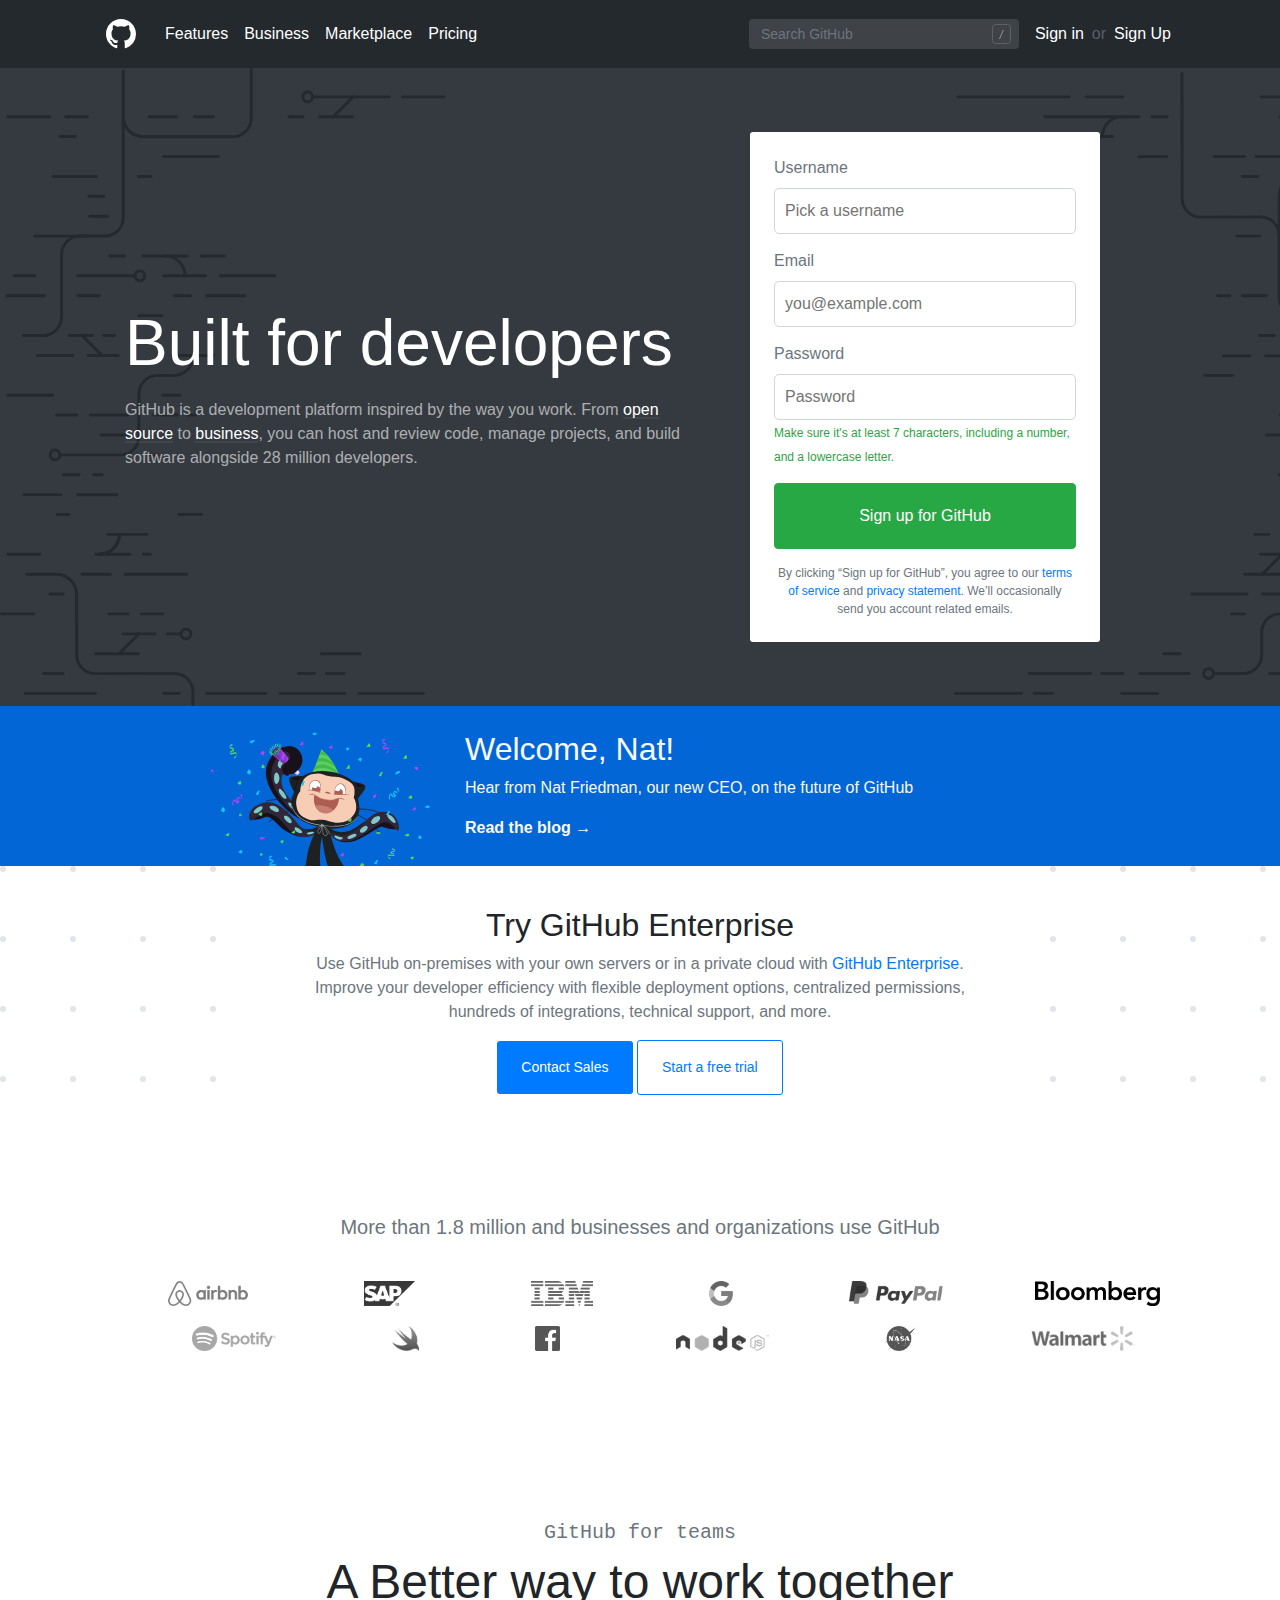
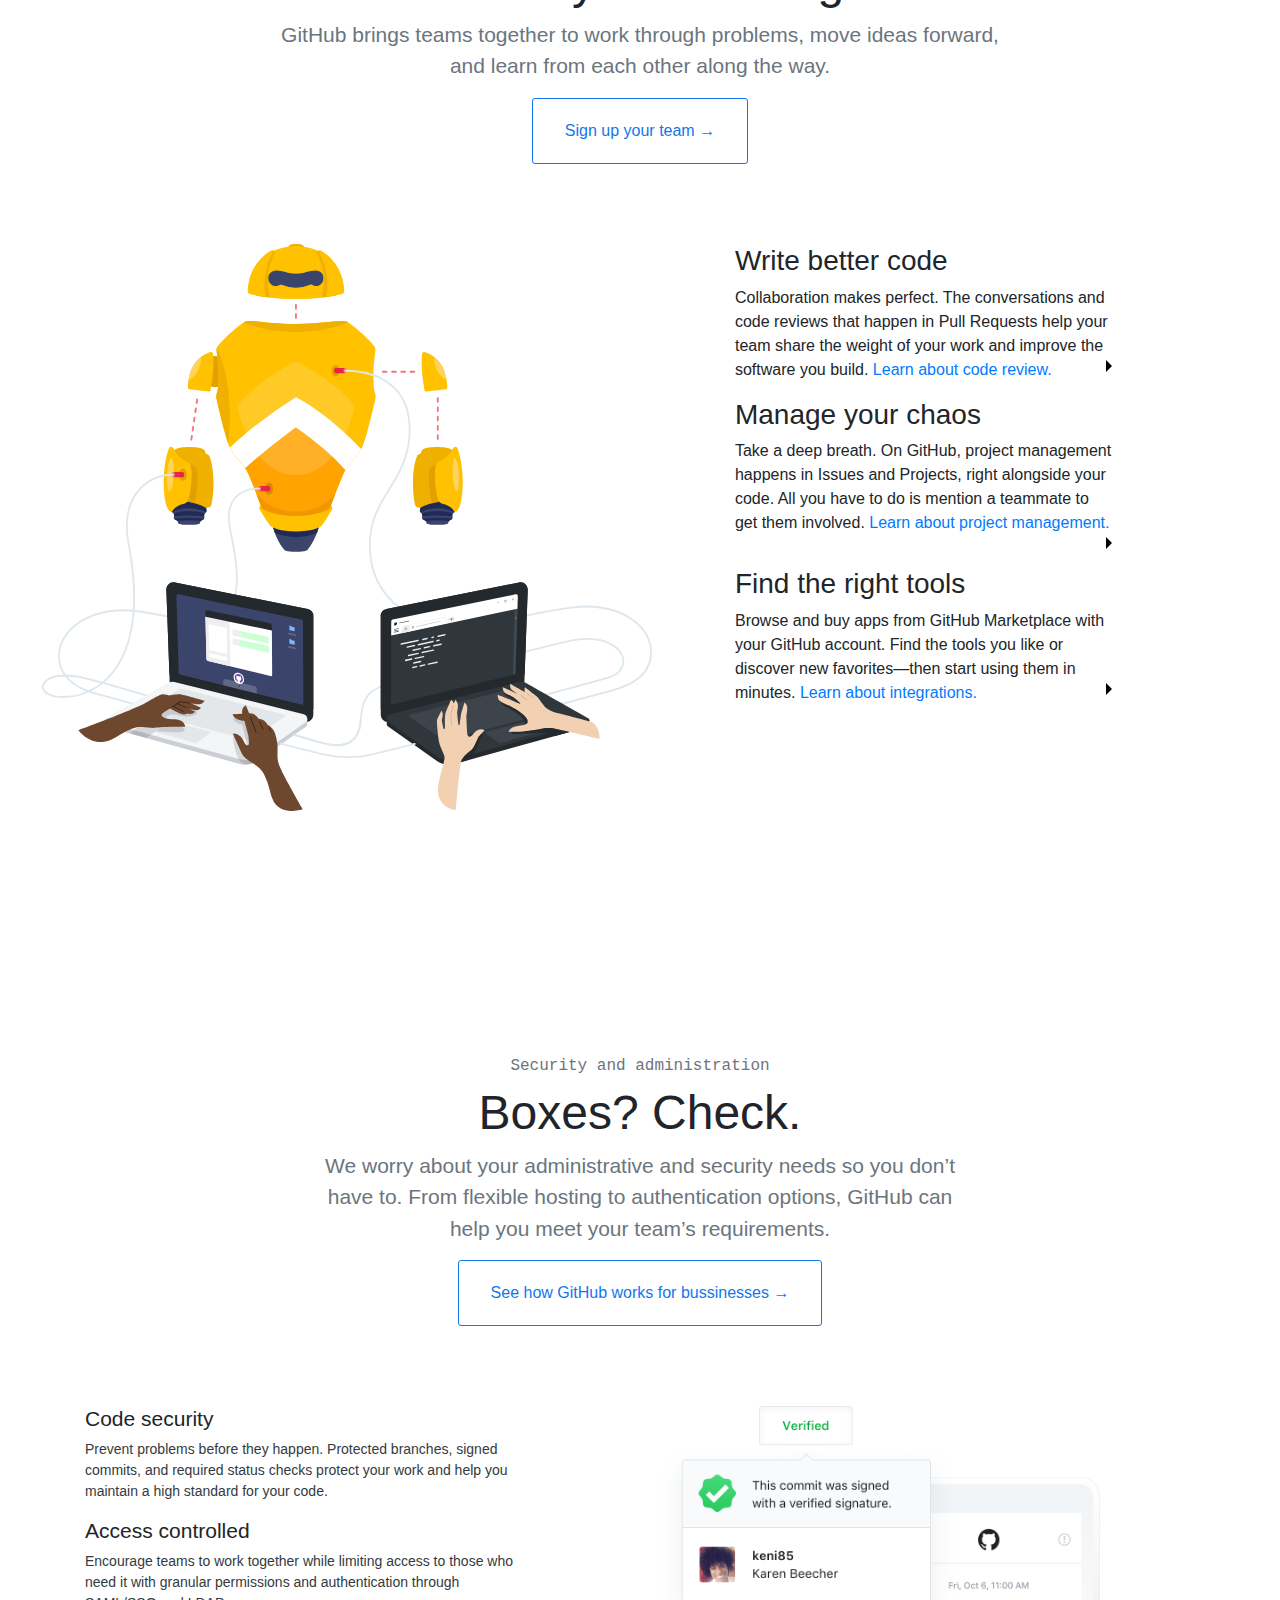
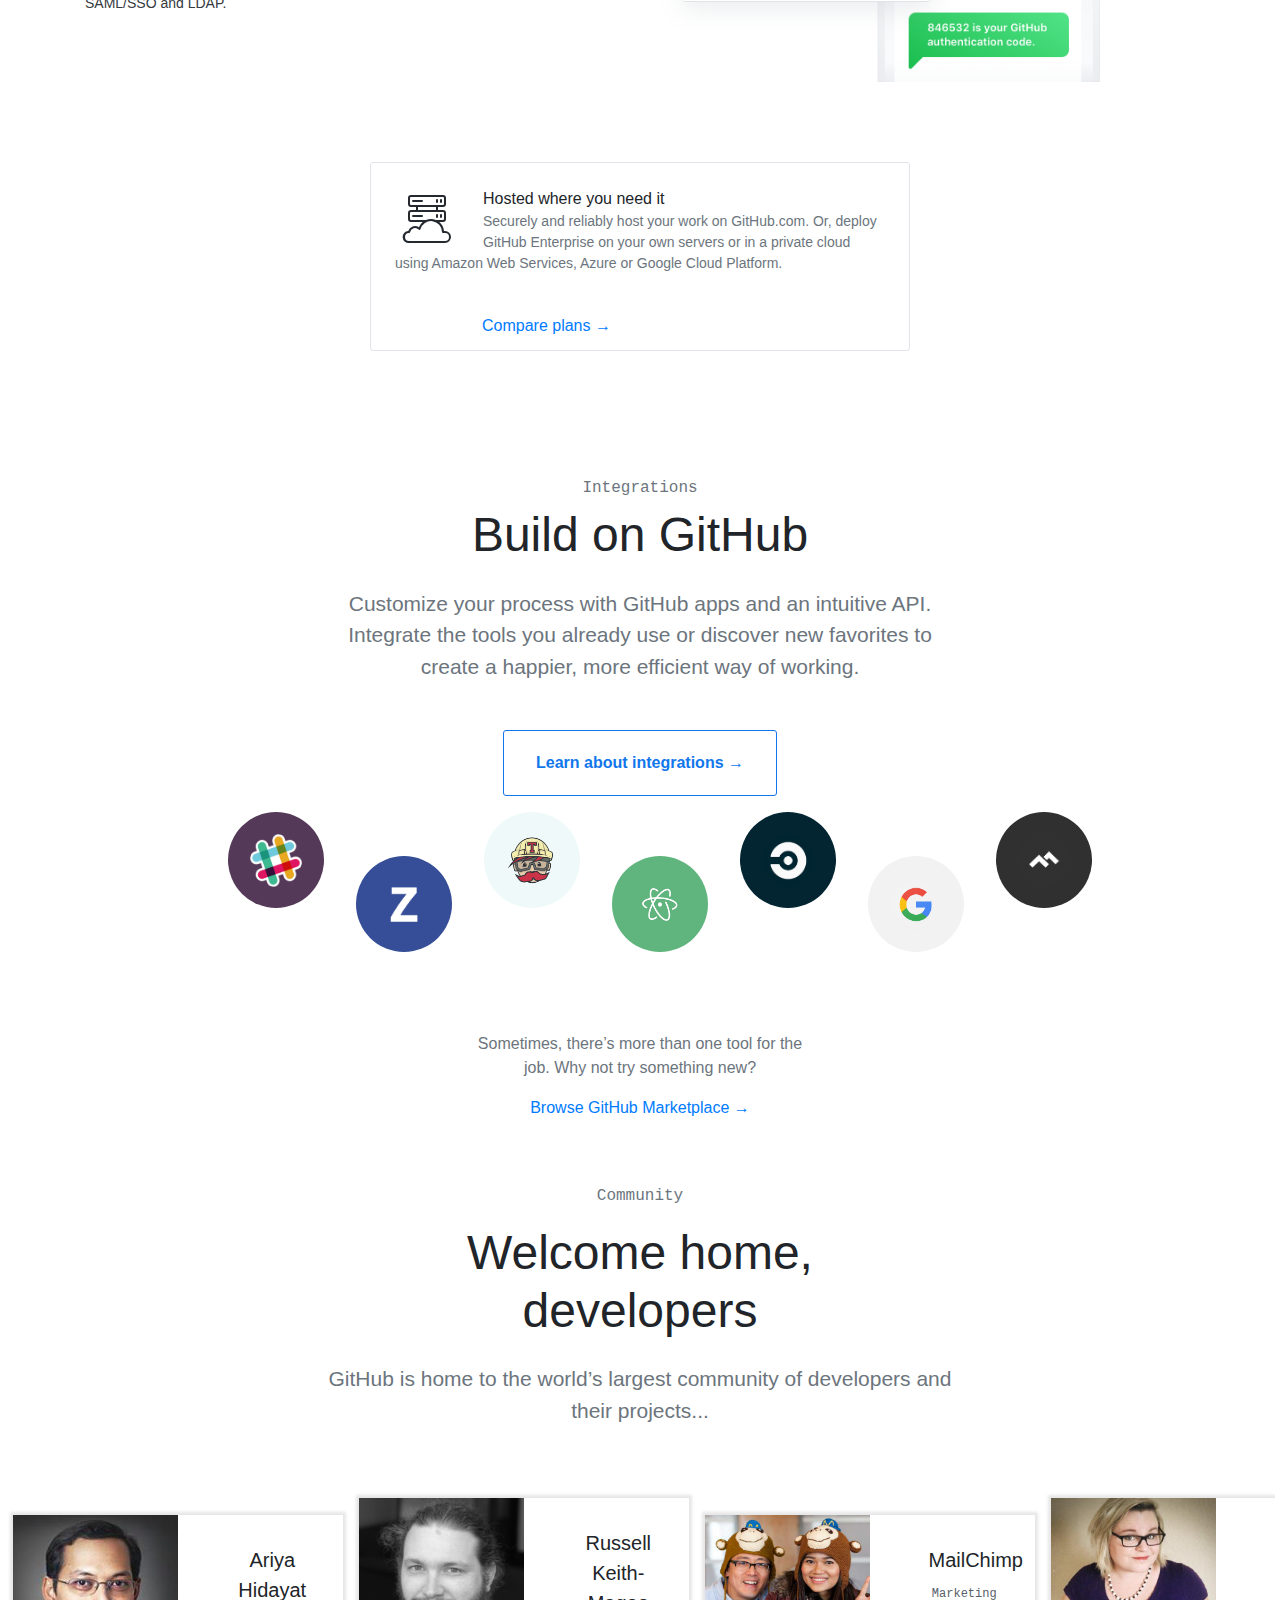
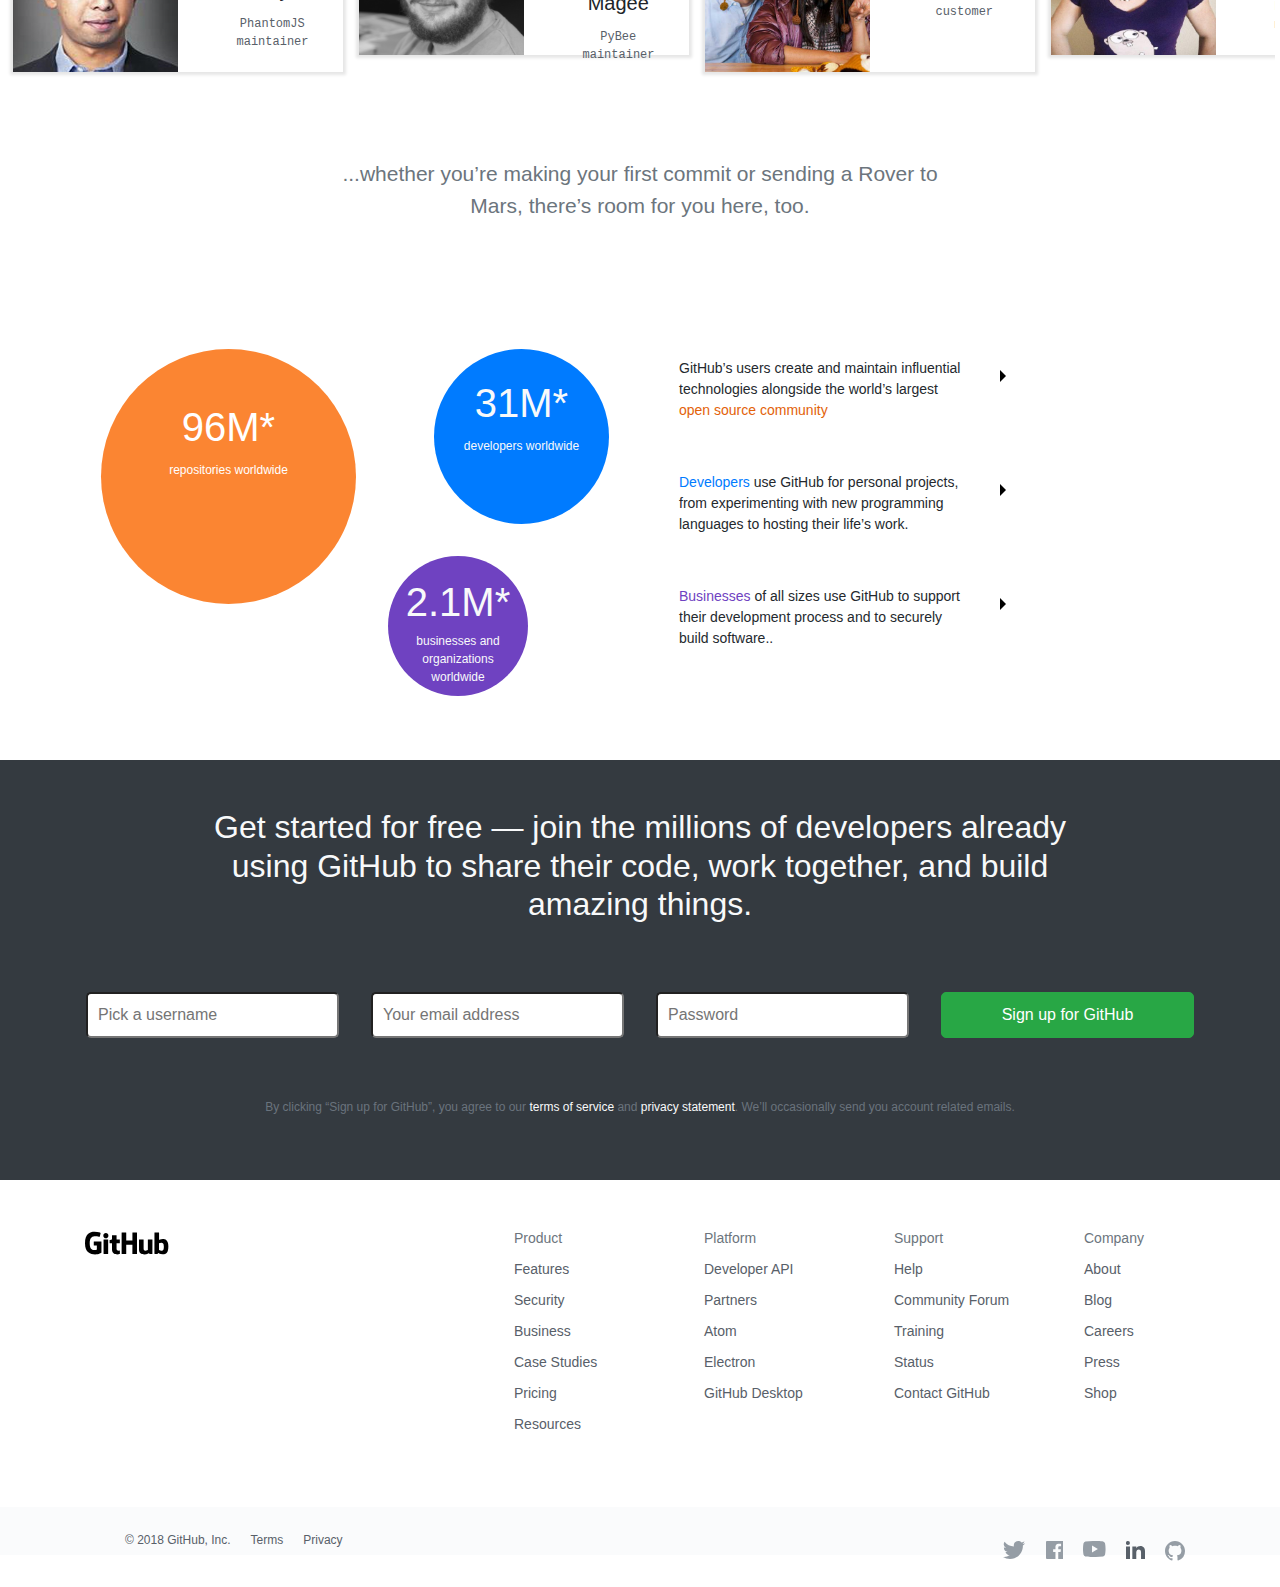
<file: GitHub Bootstrap/index.html>
<!DOCTYPE html>
<html>
<head>
	<meta charset="utf-8">

	<meta content="width=device-width, initial-scale=1.0">

	<link rel="stylesheet" type="text/css" href="assets/css/bootstrap.min.css">

	<link rel="stylesheet" type="text/css" href="assets/css/style.css">

	<title>The world’s leading software development platform · GitHub</title>


</head>
<body>

	<header class="">
		<div class="container">
			<nav class="navbar navbar-expand-lg navbar-dark">
			  <svg height="32" class="navbar-brand" id="icon-top" viewBox="0 0 16 16" version="1.1" width="32" aria-hidden="true"><path fill="#fff" d="M8 0C3.58 0 0 3.58 0 8c0 3.54 2.29 6.53 5.47 7.59.4.07.55-.17.55-.38 0-.19-.01-.82-.01-1.49-2.01.37-2.53-.49-2.69-.94-.09-.23-.48-.94-.82-1.13-.28-.15-.68-.52-.01-.53.63-.01 1.08.58 1.23.82.72 1.21 1.87.87 2.33.66.07-.52.28-.87.51-1.07-1.78-.2-3.64-.89-3.64-3.95 0-.87.31-1.59.82-2.15-.08-.2-.36-1.02.08-2.12 0 0 .67-.21 2.2.82.64-.18 1.32-.27 2-.27.68 0 1.36.09 2 .27 1.53-1.04 2.2-.82 2.2-.82.44 1.1.16 1.92.08 2.12.51.56.82 1.27.82 2.15 0 3.07-1.87 3.75-3.65 3.95.29.25.54.73.54 1.48 0 1.07-.01 1.93-.01 2.2 0 .21.15.46.55.38A8.013 8.013 0 0 0 16 8c0-4.42-3.58-8-8-8z"></path></svg>
			  <button class="navbar-toggler" type="button" data-toggle="collapse" data-target="#navbarSupportedContent" aria-controls="navbarSupportedContent" aria-expanded="false" aria-label="Toggle navigation">
			    <span class="navbar-toggler-icon"></span>
			  </button>

			  <div class="collapse navbar-collapse" id="navbarSupportedContent">
			    <ul class="navbar-nav mr-auto" id="header-top-nav">
			      <li class="nav-item">
			        <a class="nav-link" href="#">Features</a>
			      </li>

			      <li class="nav-item">
			        <a class="nav-link" href="#">Business</a>
			      </li>

			      <li class="nav-item">
			        <a class="nav-link" href="#">Marketplace</a>
			      </li>

			      <li class="nav-item">
			        <a class="nav-link" href="#">Pricing</a>
			      </li>
			    </ul>
			    <form class="form-inline my-2 my-lg-0">
			      <input class="form-control mr-sm-2" id="search-top" type="search" placeholder="Search GitHub" aria-label="Search">
			      <img src="assets/img/search-icon-top.svg" id="search-top-icon">
			    </form>
			    <a href="#" class="top-links">Sign in</a> <span id="top-link-span"> or </span> <a href="#" class="top-links"> Sign Up</a>
			  </div>
			</nav>
		</div>
	</header>

		<div id="bg-hitam" class="bg-dark">
			<div class="container">
				<div class="row">
					<div class="col-md-7 col-sm-12" id="kolom-1">
						<div class="text-1">
							<h1 class="text-white mb-3">Built for developers</h1>
							<p class="mb-4" id="text-atas">
	         		GitHub is a development platform inspired by the way you work. From <a href="#" class="text-white">open source</a> to <a href="#" class="text-white">business</a>, you can host and review code, manage projects, and build software alongside 28 million developers.
	        		</p>
						</div>
					</div>
					<div class="col-md-4 col-sm-12" id="kolom-2">
						<div id="form-wrapper">
							<form id="login-top" action="index.html" method="post">
								<label class="text-secondary" for="username-top">Username</label>
								<input id="username-top" type="text" name="username" placeholder="Pick a username" required>

								<label class="text-secondary label-atas" for="email-top">Email</label>
								<input id="email-top" type="text" name="email" placeholder="you@example.com" required>

								<label class="text-secondary label-atas" for="password-top">Password</label>
								<input type="password" name="password" placeholder="Password" required>

								<a href="#" class="disabled text-success" id="text-form-1">Make sure it's at least 7 characters, including a number, and a lowercase letter.</a>

								<button type="submit" name="button" class="btn btn-success" id="button-login">Sign up for GitHub</button>

								<p class="text-secondary text-center" id="terms">By clicking “Sign up for GitHub”, you agree to our <a href="#">terms of service</a> and <a href="#">privacy statement</a>. We’ll occasionally send you account related emails.</p>
							</form>
						</div>
					</div>
				</div>
			</div>
		</div>

		<div class="natfried" style="background: #0366d6;">
			<div class="container">
				<div class="row">
					<div class="col-md-4">
						<img src="assets/img/welcometocat.svg">
					</div>
					<div class="col-md-8 py-4 text-light">
						<h2>Welcome, Nat!</h2>
						<p>Hear from Nat Friedman, our new CEO, on the future of GitHub</p>
						<a href="#" class="text-light font-weight-bold">Read the blog →</a>
					</div>
				</div>
			</div>
		</div>

		<div class="dots">
			<div class="container-fluid">
				<div class="row justify-content-md-center">
					<div class="col-md-7">
						<div class="dots-content text-center">
							<h1>Try GitHub Enterprise</h1>
							<p class="text-secondary">Use GitHub on-premises with your own servers or in a private cloud with <a href="">GitHub Enterprise</a>. Improve your developer efficiency with flexible deployment options, centralized permissions, hundreds of integrations, technical support, and more.</p>
							<button href="#" class="btn-primary" id="btn-dots">Contact Sales</button>
							<button href="#" class="text-primary" id="btn-dots-2">Start a free trial</button>
						</div>
					</div>
				</div>
			</div>
		</div>

		<div class="container">
			<div class="row justify-content-md-center">
				<div class="sponsor">
					<h3 class="text-secondary text-center">More than 1.8 million and businesses and organizations use GitHub</h3>
					<ul id="sponsor-list" class="d-flex flex-justify-center flex-items-center flex-wrap list-style-none mt-2 mt-md-3">
						<li class=""><img class="logo-img-sm px-2 px-sm-4 px-md-5 my-md-3" src="assets/img/airbnb-logo.png"></li>
						<li class=""><img class="logo-img-sm px-2 px-sm-4 px-md-5 my-md-3" src="assets/img/sap-logo.png"></li>
						<li class=""><img class="logo-img-sm px-2 px-sm-4 px-md-5 my-md-3" src="assets/img/ibm-logo.png"></li>	
						<li class=""><img class="logo-img-sm px-2 px-sm-4 px-md-5 my-md-3" src="assets/img/google-logo.png"></li>
						<li class=""><img class="logo-img-sm px-2 px-sm-4 px-md-5 my-md-3" src="assets/img/paypal-logo.png"></li>
						<li class=""><img class="logo-img-sm px-2 px-sm-4 px-md-4 my-md-3" src="assets/img/bloomberg-logo.png"></li>
						<li class=""><img class="logo-img-sm ml-4 px-2 px-sm-4 px-md-5 my-md-3" src="assets/img/spotify-logo.png"></li>
						<li class=""><img class="logo-img-sm px-2 px-sm-4 px-md-5 my-md-3" src="assets/img/swift-logo.png"></li>
						<li class=""><img class="logo-img-sm px-2 px-sm-4 px-md-5 my-md-3" src="assets/img/facebook-logo.png"></li>
						<li class=""><img class="logo-img-sm px-2 px-sm-4 px-md-5 my-md-3" src="assets/img/node-logo.png"></li>
						<li class=""><img class="logo-img-sm px-2 px-sm-4 px-md-5 my-md-3" src="assets/img/nasa-logo.png"></li>
						<li class=""><img class="logo-img-sm px-2 px-sm-4 px-md-5 my-md-3" src="assets/img/walmart-logo.png"></li>
					</ul>
				</div>
			</div>
		</div>


		<div class="container">
			<div class="row justify-content-md-center sponsor">
				<div class="col-md-8" id="sign-up-team">
					<h6 class="h5 text-center text-mono text-secondary font-weight-normal">GitHub for teams</h6>
					<h2 class="text-center" id="work-together">A Better way to work together</h2>
					<p class="text-center text-secondary">GitHub brings teams together to work through problems, move ideas forward, and learn from each other along the way.</p>
					<button class="d-flex mx-auto">Sign up your team →</button>
				</div>
			</div>
		</div>

		<div class="container-fluid">
			<div class="row" id="robot-wrapper">
				 <div class="col-md-6 col-sm-12 mx-auto mx-lg-6 mb-sm-3">
				 	<img class="" src="assets/img/home-illo-team.svg">
				 </div>
				 <div class="col-lg-5 mx-auto">
				 	<div class="menu-robot robot-1">
				 		<h3>Write better code</h3>
				 		<p class="robot-content">Collaboration makes perfect. The conversations and code reviews that happen in Pull Requests help your team share the weight of your work and improve the software you build. <a href="#">Learn about code review.</a><svg class="octicon octicon-triangle-right text-blue" viewBox="0 0 6 16" version="1.1" width="6" height="16" aria-hidden="true"><path fill-rule="evenodd" d="M0 14l6-6-6-6v12z"></path></svg></p>
				 		
				 	</div>
				 	<div class="menu-robot robot-1">
				 		<h3>Manage your chaos</h3>
				 		<p class="robot-content">Take a deep breath. On GitHub, project management happens in Issues and Projects, right alongside your code. All you have to do is mention a teammate to get them involved. <a href="#">Learn about project management.</a><svg class="octicon octicon-triangle-right text-blue" viewBox="0 0 6 16" version="1.1" width="6" height="16" aria-hidden="true"><path fill-rule="evenodd" d="M0 14l6-6-6-6v12z"></path></svg></p>
				 		

				 	</div>
				 	<div class="menu-robot robot-1">
				 		<h3>Find the right tools</h3>
				 		<p class="robot-content">Browse and buy apps from GitHub Marketplace with your GitHub account. Find the tools you like or discover new favorites—then start using them in minutes. <a href="#">Learn about integrations.</a><svg class="octicon octicon-triangle-right text-blue" viewBox="0 0 6 16" version="1.1" width="6" height="16" aria-hidden="true"><path fill-rule="evenodd" d="M0 14l6-6-6-6v12z"></path></svg></p>

				 	</div>
				 </div>
			</div>
		</div>
		
		<div class="container">
			<div class="row justify-content-md-center sponsor">
				<div class="col-md-7">
					<h6 class="text-center text-mono text-secondary font-16">Security and administration</h6>
					<h2 class="text-center font-48">Boxes? Check.</h2>
					<p class="text-secondary text-center font-21">We worry about your administrative and security needs so you don’t have to. From flexible hosting to authentication options, GitHub can help you meet your team’s requirements.</p>
					<button class="button-transparent d-flex mx-auto">See how GitHub works for bussinesses →</button>
				</div>
			</div>
		</div>

		<div class="container">
			<div class="row" id="verified">
				<div class="col-md-5">
					<div class="verified-content">
						<h3 class="font-21">Code security</h3>
						<p class="text-dark">Prevent problems before they happen. Protected branches, signed commits, and required status checks protect your work and help you maintain a high standard for your code.</p>
					</div>
					<div class="verified-content">
						<h3 class="font-21">Access controlled</h3>
						<p class="text-dark">Encourage teams to work together while limiting access to those who need it with granular permissions and authentication through SAML/SSO and LDAP.</p>
					</div>
				</div>
				<div class="col-md-1 offset"></div>
				<div class="col-md-5">
					<img src="assets/img/home-illo-business.png" id="verified-img">
				</div>
			</div>
		</div>

		<div class="container">
			<div class="row justify-content-md-center sponsor">
				<div class="col-md-6" id="tiles">
					<div class="plans">
						<svg xmlns="http://www.w3.org/2000/svg" viewBox="0 0 64 64" class="mr-4" width="64px"><title>1clr-code-hosting</title><path d="M27 13h-9a1 1 0 0 0 0 2h9a1 1 0 0 0 0-2zM42 12a1 1 0 0 0-1 1v2a1 1 0 0 0 2 0v-2a1 1 0 0 0-1-1zM46 12a1 1 0 0 0-1 1v2a1 1 0 0 0 2 0v-2a1 1 0 0 0-1-1zM27 28h-9a1 1 0 0 0 0 2h9a1 1 0 0 0 0-2zM42 31a1 1 0 0 0 1-1v-2a1 1 0 0 0-2 0v2a1 1 0 0 0 1 1zM46 31a1 1 0 0 0 1-1v-2a1 1 0 0 0-2 0v2a1 1 0 0 0 1 1z" fill="#23292f"></path><path d="M50 44h-1a13 13 0 0 0-4.68-9H48a3 3 0 0 0 3-3v-6a3 3 0 0 0-3-3h-5v-3h5a3 3 0 0 0 3-3v-6a3 3 0 0 0-3-3H16a3 3 0 0 0-3 3v6a3 3 0 0 0 3 3h5v3h-5a3 3 0 0 0-3 3v6a3 3 0 0 0 3 3h11.72a13 13 0 0 0-3.79 5.21A7 7 0 0 0 13.28 44 6 6 0 0 0 14 56h36a6 6 0 0 0 0-12zM15 17v-6a1 1 0 0 1 1-1h32a1 1 0 0 1 1 1v6a1 1 0 0 1-1 1H16a1 1 0 0 1-1-1zm8 3h18v3H23zm-7 13a1 1 0 0 1-1-1v-6a1 1 0 0 1 1-1h32a1 1 0 0 1 1 1v6a1 1 0 0 1-1 1h-7a12.9 12.9 0 0 0-10 0H16zm34 21H14a4 4 0 1 1 .09-8 1 1 0 0 0 1-.83 5 5 0 0 1 8.6-2.55 1 1 0 0 0 1.7-.42A11 11 0 0 1 47 45a1 1 0 0 0 1 1h2a4 4 0 0 1 0 8z" fill="#23292f"></path></svg>
						<div class="plans-text">
						<span class="heading-row-9">Hosted where you need it</span>
						<p class="text-secondary">Securely and reliably host your work on GitHub.com. Or, deploy GitHub Enterprise on your own servers or in a private cloud using Amazon Web Services, Azure or Google Cloud Platform.</p><br>
						<a href="#">Compare plans →</a>
					</div>
				</div>
			</div>
		</div>

		<div class="container">
			<div class="row justify-content-md-center mt-5">
				<div class="col-lg-7">
					<h6 class="text-mono font-16 text-secondary text-center">Integrations</h6>
					<h2 class="text-center font-48">Build on GitHub</h2>
					<p class="text-center text-secondary font-21 mt-4 mb-5 mx-auto">Customize your process with GitHub apps and an intuitive API. Integrate the tools you already use or discover new favorites to create a happier, more efficient way of working.</p>
					<button class="button-transparent d-flex mx-auto font-weight-bold">Learn about integrations →</button>
				</div>
			</div>
		</div>

		<div class="container">
			<div class="row">
				<div class="circle-wrapper">
					<ul id="circle-list">
						<li data-toggle="tooltip" data-placement="bottom" title="Slack"><img src="assets/img/slackhq.png"></li>
						<li data-toggle="tooltip" data-placement="bottom" title="ZenHub"><img src="assets/img/zenhubio.png"></li>
						<li data-toggle="tooltip" data-placement="bottom" title="Travis CI"><img src="assets/img/travis-ci.png"></li>
						<li data-toggle="tooltip" data-placement="bottom" title="Atom"><img src="assets/img/atom.png"></li>
						<li data-toggle="tooltip" data-placement="bottom" title="Circle CI"><img src="assets/img/circleci.png"></li>
						<li data-toggle="tooltip" data-placement="bottom" title="Google"><img src="assets/img/google.png"></li>
						<li data-toggle="tooltip" data-placement="bottom" title="Code Climate"><img src="assets/img/codeclimate.png"></li>
					</ul>
				</div>
			</div>
		</div>

		<div class="contanier">	
			<div class="row mt-5 mb-5 justify-content-md-center">
				<div class="col-lg-4">
					<p class="text-secondary text-center">Sometimes, there’s more than one tool for the job. Why not try something new?</p>
					<p class="text-primary text-center">Browse GitHub Marketplace →</a>
				</div>
			</div>
		</div>

			<div class="row mt-5 justify-content-md-center">
				<div class="col-lg-7">
					<p class="text-mono text-center text-secondary font-16">Community</p>
					<h2 class="text-center font-48">Welcome home, <br> developers</h2>
					<p class="text-center text-secondary font-21 mt-4">GitHub is home to the world’s largest community of developers and their projects...	</p>
				</div>
			</div>
		</div>

		<div class="row-14 mb-5 mt-5">
			<div class="dev-wrapper">
				<div class="list">
					<div class="listimg">
						<img class="devimg" src="assets/img/ariya.png">
					</div>
					<div class="listcontent">
						<span>Ariya Hidayat</span>
						<p>PhantomJS maintainer</p>
					</div>
				</div>

				<div class="list">
					<div class="listimg">
						<img class="devimg" src="assets/img/freakboy3742.png"></div>
					<div class="listcontent">
						<span>Russell Keith-Magee</span>
						<p>PyBee maintainer</p>
					</div>
				</div>

				<div class="list">
					<div class="listimg">
						<img class="devimg" src="assets/img/mailchimp.png">
					</div>
					<div class="listcontent">
						<span>MailChimp</span>
						<p>Marketing customer</p>
					</div>
				</div>

				<div class="list">
					<div class="listimg">
						<img class="devimg" src="assets/img/kris-nova.png">
					</div>
					<div class="listcontent">
						<span>Kris Nova</span>
						<p>Kubernetes/kops maintainer</p>
					</div>
				</div>

				<div class="list">
					<div class="listimg">
						<img class="devimg" src="assets/img/evanyou.png">
					</div>
					<div class="listcontent">
						<span>Evan You</span>
						<p>Vue maintainer</p>
					</div>
				</div>

				<div class="list">
					<div class="listimg">
						<img class="devimg" src="assets/img/mapbox.png">
					</div>
					<div class="listcontent">
						<span>Mapbox</span>
						<p>Software customer</p>
					</div>
				</div>

				<div class="list">
					<div class="listimg">
						<img class="devimg" src="assets/img/jessfraz.png">
					</div>
					<div class="listcontent">
						<span>Jess Frazelle</span>
						<p>Kubernetes, previously Docker maintainer</p>
					</div>
				</div>
			</div>
		</div>
		<div class="container">
			<div class="row mb-5 mt-5 justify-content-md-center">
				<div class="col-lg-7 col-md-11 col-11">
					<p class="text-center text-secondary font-21 font-weight-norma">...whether you’re making your first commit or sending a Rover to Mars, there’s room for you here, too.</p>
				</div>
			</div>				
		</div>

		<div class="container">
			<div class="row py-5">
				<div class="col-lg-6 text-light" id="circle-wrapper">
					<div class="text-center text-white mx-auto mt-6 mb-3 m-md-3 p-5" id="circle-orange">
						<span class="num-1 font-40">96M*</span><br>
						<span class="text-o font-12">repositories worldwide</span>
					</div>
					<div class="mx-auto mt-6 mb-3 m-md-3 bg-primary text-light text-center p-4" id="circle-blue">
						<span class="num-1 font-40">31M*</span>
						<span class="text-o font-12">developers worldwide</span>
					</div>
					<div class="circle d-flex flex-column flex-justify-center text-center p-3 mx-auto mt-6 mb-3 m-md-3" id="circle-purple">
						<span class="num-1 font-40">2.1M*</span>
						<span class="text-o font-12">businesses and organizations worldwide</span>
					</div>
				</div>
				<div class="col-md-6">
					<div class="list-circle">
						<p>GitHub’s users create and maintain influential technologies alongside the world’s largest <br>
						<a id="link-1" href="#">open source community</a></p>
						<svg class="octicon octicon-triangle-right text-orange-light" viewBox="0 0 6 16" version="1.1" width="6" height="16" aria-hidden="true">
							<path fill-rule="evenodd" d="M0 14l6-6-6-6v12z"></path>
						</svg>
					</div>

					<div class="list-circle">
						<p><a id="link-2" href="#">Developers</a> use GitHub for personal projects, from experimenting with new programming languages to hosting their life’s work.</p>
						<svg class="octicon octicon-triangle-right text-orange-light" viewBox="0 0 6 16" version="1.1" width="6" height="16" aria-hidden="true">
							<path fill-rule="evenodd" d="M0 14l6-6-6-6v12z"></path>
						</svg>
					</div>

					<div class="list-circle">
						<p><a id="link-3" href="#">Businesses</a> of all sizes use GitHub to support their development process and to securely build software..</p>
						<svg class="octicon octicon-triangle-right text-orange-light" viewBox="0 0 6 16" version="1.1" width="6" height="16" aria-hidden="true">
							<path fill-rule="evenodd" d="M0 14l6-6-6-6v12z"></path>
						</svg>
					</div>
				</div>
			</div>
		</div>

		<div class="bg-dark py-5 py-md-5 py-lg-5">
			<div class="container">
				<div class="row inputs">
					<h2 class="mx-auto text-light text-center font-weight-normal" style="max-width: 920px">Get started for free — join the millions of developers already using GitHub to share their code, work together, and build amazing things.</h2>
				
						<div class="col-12 col-sm-8 col-lg-3 mx-auto mt-0 mx-lg-0 mb-3 mb-lg-0 px-3">
							<input type="text" name="" placeholder="Pick a username">
						</div>
						<div class="col-12 col-sm-8 col-lg-3 mx-auto mt-0 mx-lg-0 mb-3 mb-lg-0 px-3">
							<input type="text" name="" placeholder="Your email address">
						</div>
						<div class="col-12 col-sm-8 col-lg-3 mx-auto mt-0 mx-lg-0 mb-3 mb-lg-0 px-3">
							<input type="text" name="" placeholder="Password">
						</div>
						<div class="col-12 col-sm-8 col-lg-3 mx-auto mt-0 mx-lg-0 mb-3 mb-lg-0 px-3">
							<button type="submit" name="" class="btn btn-success" placeholder="">Sign up for GitHub</button>
						</div>
						
						<p class="text-center font-12 mx-auto" style="color: #6a737d">By clicking “Sign up for GitHub”, you agree to our <a href="" class="text-light">terms of service</a> and <a href="" class="text-light">privacy statement</a>. We’ll occasionally send you account related emails.</p>
				</div>
			</div>
		</div>
		<div class="py-5">
			<div class="container aaa">
				<div class="row">
					<div class="col-12 col-lg-4 mb-5" style="float: left">
						<svg height="30" class="octicon octicon-logo-github" viewBox="0 0 45 16" version="1.1" width="84" aria-hidden="true"><path fill-rule="evenodd" d="M18.53 12.03h-.02c.009 0 .015.01.024.011h.006l-.01-.01zm.004.011c-.093.001-.327.05-.574.05-.78 0-1.05-.36-1.05-.83V8.13h1.59c.09 0 .16-.08.16-.19v-1.7c0-.09-.08-.17-.16-.17h-1.59V3.96c0-.08-.05-.13-.14-.13h-2.16c-.09 0-.14.05-.14.13v2.17s-1.09.27-1.16.28c-.08.02-.13.09-.13.17v1.36c0 .11.08.19.17.19h1.11v3.28c0 2.44 1.7 2.69 2.86 2.69.53 0 1.17-.17 1.27-.22.06-.02.09-.09.09-.16v-1.5a.177.177 0 0 0-.146-.18zm23.696-2.2c0-1.81-.73-2.05-1.5-1.97-.6.04-1.08.34-1.08.34v3.52s.49.34 1.22.36c1.03.03 1.36-.34 1.36-2.25zm2.43-.16c0 3.43-1.11 4.41-3.05 4.41-1.64 0-2.52-.83-2.52-.83s-.04.46-.09.52c-.03.06-.08.08-.14.08h-1.48c-.1 0-.19-.08-.19-.17l.02-11.11c0-.09.08-.17.17-.17h2.13c.09 0 .17.08.17.17v3.77s.82-.53 2.02-.53l-.01-.02c1.2 0 2.97.45 2.97 3.88zm-8.72-3.61h-2.1c-.11 0-.17.08-.17.19v5.44s-.55.39-1.3.39-.97-.34-.97-1.09V6.25c0-.09-.08-.17-.17-.17h-2.14c-.09 0-.17.08-.17.17v5.11c0 2.2 1.23 2.75 2.92 2.75 1.39 0 2.52-.77 2.52-.77s.05.39.08.45c.02.05.09.09.16.09h1.34c.11 0 .17-.08.17-.17l.02-7.47c0-.09-.08-.17-.19-.17zm-23.7-.01h-2.13c-.09 0-.17.09-.17.2v7.34c0 .2.13.27.3.27h1.92c.2 0 .25-.09.25-.27V6.23c0-.09-.08-.17-.17-.17zm-1.05-3.38c-.77 0-1.38.61-1.38 1.38 0 .77.61 1.38 1.38 1.38.75 0 1.36-.61 1.36-1.38 0-.77-.61-1.38-1.36-1.38zm16.49-.25h-2.11c-.09 0-.17.08-.17.17v4.09h-3.31V2.6c0-.09-.08-.17-.17-.17h-2.13c-.09 0-.17.08-.17.17v11.11c0 .09.09.17.17.17h2.13c.09 0 .17-.08.17-.17V8.96h3.31l-.02 4.75c0 .09.08.17.17.17h2.13c.09 0 .17-.08.17-.17V2.6c0-.09-.08-.17-.17-.17zM8.81 7.35v5.74c0 .04-.01.11-.06.13 0 0-1.25.89-3.31.89-2.49 0-5.44-.78-5.44-5.92S2.58 1.99 5.1 2c2.18 0 3.06.49 3.2.58.04.05.06.09.06.14L7.94 4.5c0 .09-.09.2-.2.17-.36-.11-.9-.33-2.17-.33-1.47 0-3.05.42-3.05 3.73s1.5 3.7 2.58 3.7c.92 0 1.25-.11 1.25-.11v-2.3H4.88c-.11 0-.19-.08-.19-.17V7.35c0-.09.08-.17.19-.17h3.74c.11 0 .19.08.19.17z"></path></svg>
					</div>	
					<div class="col-6 col-sm-3 col-lg-2 mb-6 mb-md-2 pr-3 pr-lg-0 pl-lg-4" style="float: left">
						<ul class="font-14 text-secondary listaa">Product
							<li><a href="#">Features</a></l>
							<li><a href="#">Security</a></li>
							<li><a href="#">Business</a></li>
							<li><a href="#">Case Studies</a></li>
							<li><a href="#">Pricing</a></li>
							<li><a href="#">Resources</a></li>
						</ul>
		    		</div>

		    		<div class="col-6 col-sm-3 col-lg-2 mb-6 mb-md-2 pr-3 pr-lg-0 pl-lg-4" style="float: left">
						<ul class="font-14 text-secondary listaa">Platform
							<li><a href="#">Developer API</a></li>
							<li><a href="#">Partners</a></li>
							<li><a href="#">Atom</a></li>
							<li><a href="#">Electron</a></li>
							<li><a href="#">GitHub Desktop</a></li>
						</ul>
		    		</div>

		    		<div class="col-6 col-sm-3 col-lg-2 mb-6 mb-md-2 pr-3 pr-lg-0 pl-lg-4 lh15" style="float: left">
						<ul class="font-14 text-secondary listaa">Support
							<li><a href="#">Help</a></li>
							<li><a href="#">Community Forum</a></li>
							<li><a href="#">Training</a></li>
							<li><a href="#">Status</a></li>
							<li><a href="#">Contact GitHub</a></li>
						</ul>
		    		</div>

		    		<div class="col-6 col-sm-3 col-lg-2 mb-6 mb-md-2 pr-3 pr-lg-0 pl-lg-4" style="float: left">
						<ul class="font-14 text-secondary listaa">Company
							<li><a  href="#">About</a></li>
							<li><a href="#">Blog</a></li>
							<li><a href="#">Careers</a></li>
							<li><a href="#">Press</a></li>
							<li><a href="#">Shop</a></li>
						</ul>
		    		</div>
		    	</div>
			</div>
		</div>

		<footer>
		<div class="container">
			<ul id="list-footer-1">
				<li>&copy 2018 GitHub, Inc.</li>
				<li><a href="#">Terms</a></li>
				<li><a href="#">Privacy</a></li>
			</ul>

			<ul id="list-footer-2">
				<li>
					<a href="#"><svg xmlns="http://www.w3.org/2000/svg" viewBox="0 0 273.5 222.3" class="d-block" height="18">
 					 <g fill="#959da5">
   					 <path d="M273.5,26.3a109.77,109.77,0,0,1-32.2,8.8A56.07,56.07,0,0,0,266,4.1a113.39,113.39,0,0,1-35.7,13.6,56.1,56.1,0,0,0-97,38.4,54,54,0,0,0,1.5,12.8A159.68,159.68,0,0,1,19.1,10.3,56.12,56.12,0,0,0,36.5,85.2a56.06,56.06,0,0,1-25.4-7v.7a56.11,56.11,0,0,0,45,55,55.65,55.65,0,0,1-14.8,2,62.39,62.39,0,0,1-10.6-1,56.24,56.24,0,0,0,52.4,39,112.87,112.87,0,0,1-69.7,24A119,119,0,0,1,0,197.1a158.83,158.83,0,0,0,86,25.2c103.2,0,159.6-85.5,159.6-159.6,0-2.4-.1-4.9-.2-7.3a114.25,114.25,0,0,0,28.1-29.1"></path>
 					 </g>
					</svg></a>
				</li>
				<li>
					<a href="#"><svg xmlns="http://www.w3.org/2000/svg" viewBox="0 0 15.3 15.4" class="d-block" height="18">
 					 <g fill="#959da5">
   					 <path d="M14.5,0H.8A.88.88,0,0,0,0,.9V14.5a.88.88,0,0,0,.8.9H8.1v-6h-2V7.1h2V5.4a2.87,2.87,0,0,1,2.5-3.1h.5a10.87,10.87,0,0,1,1.8.1V4.5H11.6c-1,0-1.1.5-1.1,1.1V7.1h2.3l-.3,2.3h-2v5.9h3.9a.88.88,0,0,0,.9-.8h0V.8A.86.86,0,0,0,14.5,0Z"></path>
					</g>
					</svg></a>
				</li>
				<li>
					<a href="#"><svg xmlns="http://www.w3.org/2000/svg" viewBox="0 0 19.17 13.6" class="d-block" height="16">
  					<g fill="#959da5">
   					<path d="M18.77,2.13A2.4,2.4,0,0,0,17.09.42C15.59,0,9.58,0,9.58,0a57.55,57.55,0,0,0-7.5.4A2.49,2.49,0,0,0,.39,2.13,26.27,26.27,0,0,0,0,6.8a26.15,26.15,0,0,0,.39,4.67,2.43,2.43,0,0,0,1.69,1.71c1.52.42,7.5.42,7.5.42a57.69,57.69,0,0,0,7.51-.4,2.4,2.4,0,0,0,1.68-1.71,25.63,25.63,0,0,0,.4-4.67A24,24,0,0,0,18.77,2.13ZM7.67,9.71V3.89l5,2.91Z"></path>
 				 	</g>
					</svg></a>
				</li>
				<li>
					<svg xmlns="http://www.w3.org/2000/svg" viewBox="0 0 19 18" class="d-block" height="18">
  					<g fill="currentColor">
   					<path d="M3.94,2A2,2,0,1,1,2,0,2,2,0,0,1,3.94,2ZM4,5.48H0V18H4Zm6.32,0H6.34V18h3.94V11.43c0-3.66,4.77-4,4.77,0V18H19V10.07c0-6.17-7.06-5.94-8.72-2.91Z"></path>
				  	</g>
					</svg>
				</li>
				<li><a href="#"><svg height="20" class="octicon octicon-mark-github d-block" alt="GitHub" viewBox="0 0 16 16" version="1.1" width="20" aria-hidden="true"><path fill="#959da5" d="M8 0C3.58 0 0 3.58 0 8c0 3.54 2.29 6.53 5.47 7.59.4.07.55-.17.55-.38 0-.19-.01-.82-.01-1.49-2.01.37-2.53-.49-2.69-.94-.09-.23-.48-.94-.82-1.13-.28-.15-.68-.52-.01-.53.63-.01 1.08.58 1.23.82.72 1.21 1.87.87 2.33.66.07-.52.28-.87.51-1.07-1.78-.2-3.64-.89-3.64-3.95 0-.87.31-1.59.82-2.15-.08-.2-.36-1.02.08-2.12 0 0 .67-.21 2.2.82.64-.18 1.32-.27 2-.27.68 0 1.36.09 2 .27 1.53-1.04 2.2-.82 2.2-.82.44 1.1.16 1.92.08 2.12.51.56.82 1.27.82 2.15 0 3.07-1.87 3.75-3.65 3.95.29.25.54.73.54 1.48 0 1.07-.01 1.93-.01 2.2 0 .21.15.46.55.38A8.013 8.013 0 0 0 16 8c0-4.42-3.58-8-8-8z"></path></svg></a></li>
			</ul>

		</div>
	</footer>
</body>
<script type="text/javascript" src="assets/js/jquery.js"></script>
<script type="text/javascript" src="assets/js/bootstrap.min.js"></script>
<script type="text/javascript" src="assets/js/bootstrap.bundle.js"></script>
<script type="text/javascript">
	$(function () {
  $('[data-toggle="tooltip"]').tooltip()
})
</script>
</html>
</file>
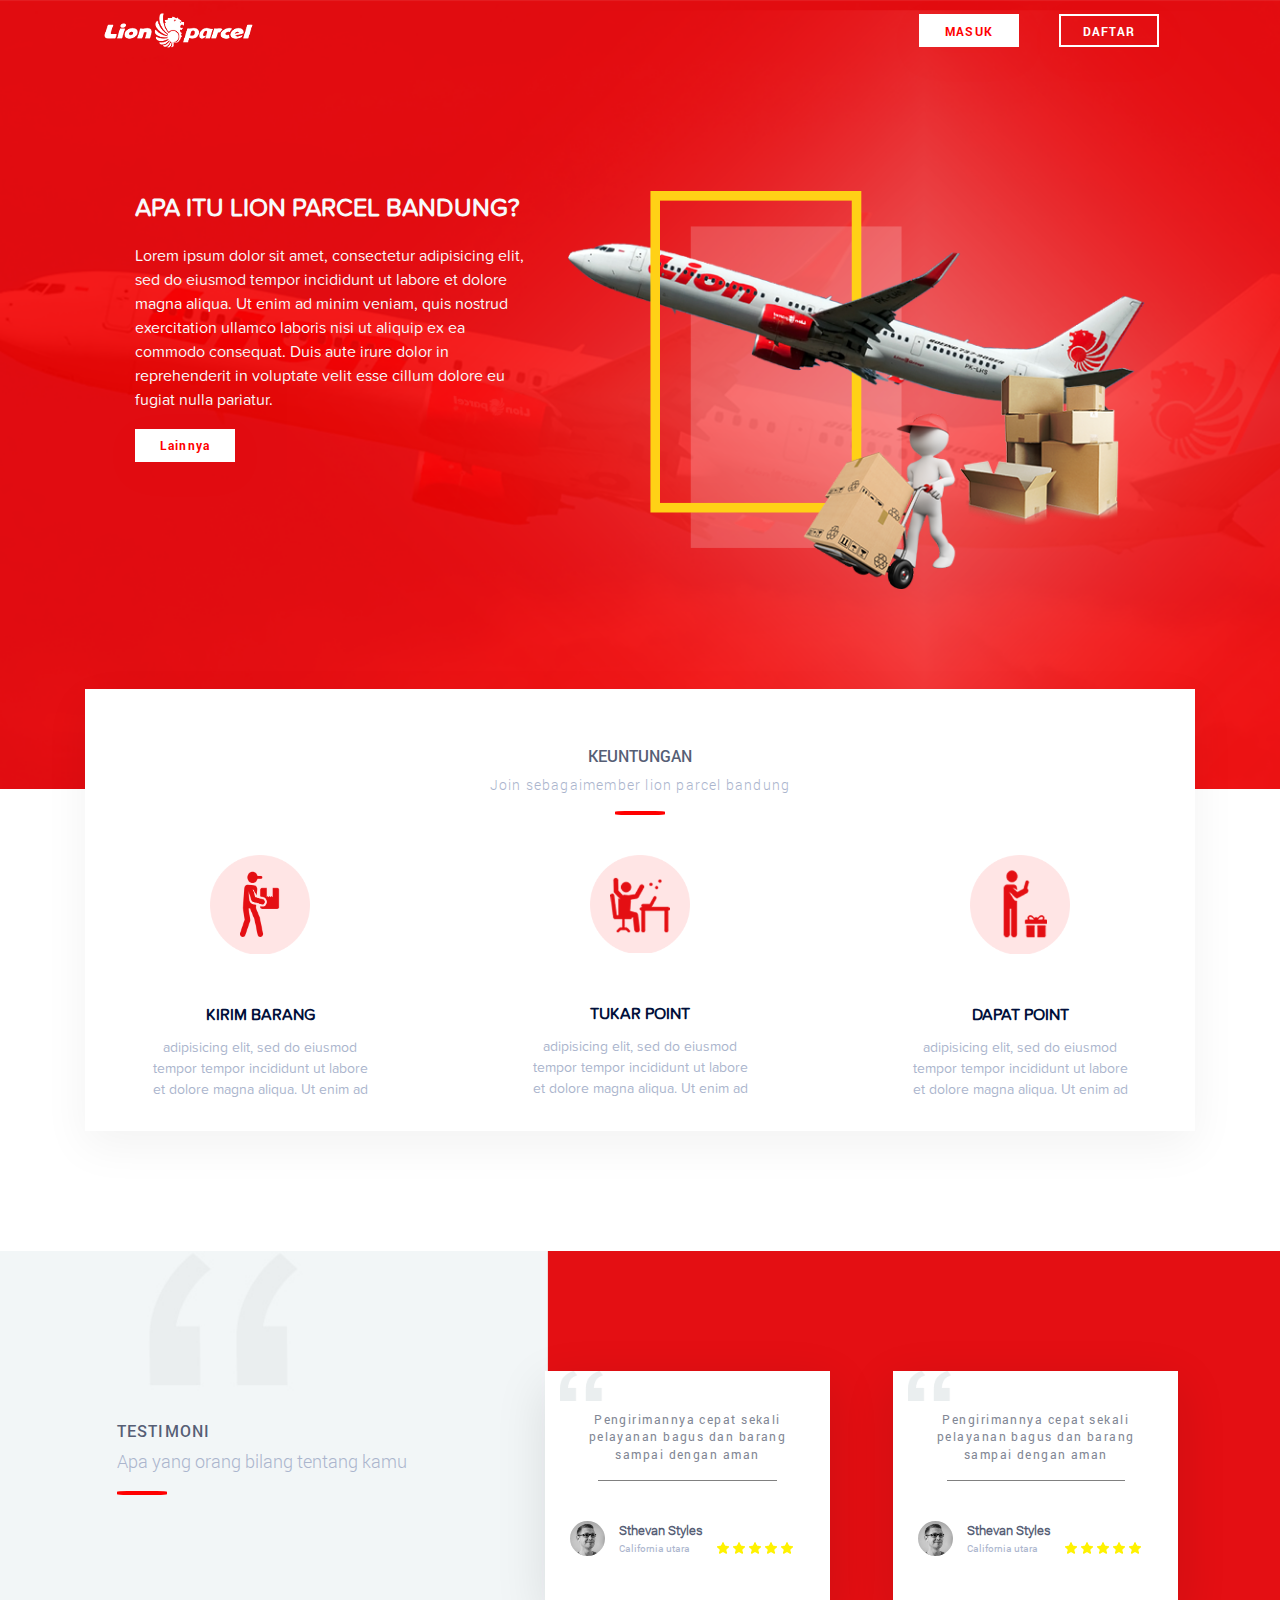
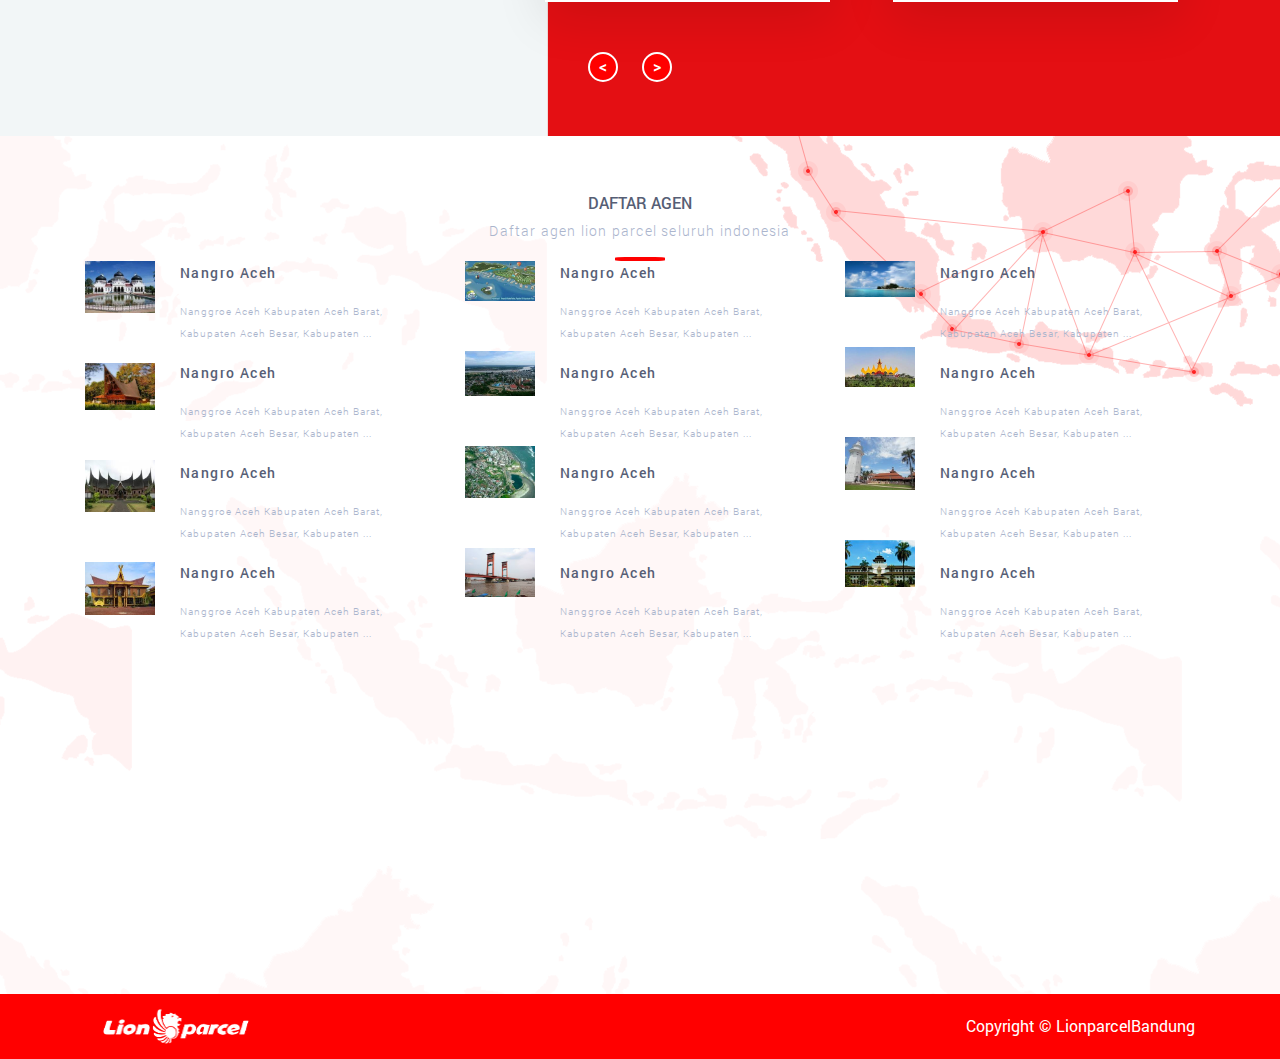
<file: halaman-parcel/index.html>
<head>
	<title>Lion Parcel</title>
	<meta charset='utf-8'>
	<meta name="viewport" content="width=device-width , initial-scale=1">
	<link rel="stylesheet" type="text/css" href="style.css">
	<link rel="stylesheet" type="text/css" href="css/bootstrap.min.css">
</head>
<body>
	
	<div class="background-nav-1">
		<div class="header">
			<div class="container">
					<nav class="navbar navbar-expand-lg navbar-dark">
							<a class="navbar-brand" href="#">
								<img src="img\logo\logo-white.png">
							</a>
					  <button class="navbar-toggler" type="button" data-toggle="collapse" data-target="#navbarTogglerDemo02" aria-controls="navbarTogglerDemo02" aria-expanded="false" aria-label="Toggle navigation">
						<span class="navbar-toggler-icon"></span>
					  </button>
					
					  <div class="collapse navbar-collapse" id="navbarTogglerDemo02">
						<ul class="navbar-nav mr-auto mt-2 mt-lg-0">
						</ul>
						<form class="form-inline my-2 my-lg-0">
							<button class="btn-masuk my-2 my-sm-0" type="submit">MASUK</button>
							<button class="btn-daftar my-2 my-sm-0" type="submit">DAFTAR</button>
						</form>
					  </div>
					</nav>
			</div>
		</div>

	
		<div class="container">
			<div id="body-1" class="body-1">
				<div class="row">
					<div class="text-judul mx-auto col-sm-12 col-md-12 col-lg-5 col-xl-5">
						<div class="text_introduction text-secondary">
							<strong><p id="h1" class="text-light">APA ITU LION PARCEL BANDUNG?</p></strong>
							<p id="h2" class="text-light">Lorem ipsum dolor sit amet, consectetur adipisicing elit, sed do eiusmod
							tempor incididunt ut labore et dolore magna aliqua. Ut enim ad minim veniam,
							quis nostrud exercitation ullamco laboris nisi ut aliquip ex ea commodo
							consequat. Duis aute irure dolor in reprehenderit in voluptate velit esse
							cillum dolore eu fugiat nulla pariatur.</p>
							<button id="btn-lainnya" class="btn-lainnya" type="submit">Lainnya</button>
						</div>
					</div>

				
					<div class="gambar-judul mx-auto col-md-7 col-lg-6 col-xl-7">
						<img class="g-kapal" src="img/landing-page-img.png" width="100%">
					</div>
				</div>

			</div>
		</div>
	</div>
	
	<div class="container">
		<div id="body-2" class="body-2">
			<div class="b-body-2">
				<div id="text-22" class="text-22">
					<h6>KEUNTUNGAN</h6>
					<p>Join sebagaimember lion parcel bandung</p>
				</div>

				<div class="kotak-strip"></div>

				<div class="row">

					<div class="kolom mx-auto col-sm-12 col-md-3 col-lg-3 col-xl-3">
						<img class="logo" src="icon/icon-1.png">
						<p class="logo-descripsion">KIRIM BARANG</p>
						<p class="descripsion-logo">
							adipisicing elit, sed do eiusmod tempor
							tempor incididunt ut labore et dolore 
							magna aliqua. Ut enim ad
						</p>
					</div>

					<div class="kolom mx-auto col-sm-12 col-md-3 col-lg-3 col-xl-3">
						<img class="logo" src="icon/icon-2.png">
						<p class="logo-descripsion">TUKAR POINT</p>
						<p class="descripsion-logo">
							adipisicing elit, sed do eiusmod tempor
							tempor incididunt ut labore et dolore 
							magna aliqua. Ut enim ad
						</p>
					</div>
					
					<div class="kolom mx-auto col-sm-12 col-md-3 col-lg-3 col-xl-3">
						<img class="logo" src="icon/icon-3.png">
						<p class="logo-descripsion">DAPAT POINT</p>
						<p class="descripsion-logo">
							adipisicing elit, sed do eiusmod tempor
							tempor incididunt ut labore et dolore 
							magna aliqua. Ut enim ad
						</p>
					</div>
						
				</div>
			</div>
		</div>
	</div>

	<div class="background-2">
		<div class="container">
			<div class="body-3">

				<div class="row bungkus-saran">
					<div id="text-33" class="text-33 mx-auto col-sm-12 col-md-4 col-lg-4 col-xl-4">
						<h6>TESTIMONI</h6>
						<p>Apa yang orang bilang tentang kamu</p>
						<div class="kotak-strip-2"></div>
					</div>

					<div class="kotak-saran mx-auto col-sm-12 col-md-3 col-lg-3 col-xl-3">
						
						<img class="kutip2" src="img/kutip2.png" width="43px" height="30px">
						<div class="text-kosan">
							<p>Pengirimannya cepat sekali
							pelayanan bagus dan barang
							sampai dengan aman</p>
						</div>

						<div class="garis-abu"></div>
						
						<div class="des-rating">
							<ul>
								<li><img class="avatar " src="img/avatar/128 (3).jpg"></li>

								<li><div class="nama-avatar">
									<p class="na-p-1">Sthevan Styles</p>
									<p class="na-p-2">California utara</p>
								</div></li>

								<li><div class="bintang">
									<img src="icon/bintang.png">
									<img src="icon/bintang.png">
									<img src="icon/bintang.png">
									<img src="icon/bintang.png">
									<img src="icon/bintang.png">
								</div></li>
							</ul>
						</div>

					</div>

					<div id="ks2" class="kotak-saran mx-auto col-sm-12 col-md-3 col-lg-3 col-xl-3">
						<img class="kutip2" src="img/kutip2.png" width="43px" height="30px">
						<div class="text-kosan">
							<p>Pengirimannya cepat sekali
							pelayanan bagus dan barang
							sampai dengan aman</p>
						</div>

						<div class="garis-abu"></div>

						<div class="des-rating">
							<ul>
								<li><img class="avatar " src="img/avatar/128 (3).jpg"></li>

								<li><div class="nama-avatar">
									<p class="na-p-1">Sthevan Styles</p>
									<p class="na-p-2">California utara</p>
								</div></li>

								<li><div class="bintang">
									<img src="icon/bintang.png">
									<img src="icon/bintang.png">
									<img src="icon/bintang.png">
									<img src="icon/bintang.png">
									<img src="icon/bintang.png">
								</div></li>
							</ul>
						</div>
					</div>

				</div>
				<div class="btn-pnh">
					<button class="btn-pnh-1"><</button>
					<button class="btn-pnh-1">></button>
				</div>
			</div>
		</div>
	</div>

	<div class="bg-b-4">
		<div class="container">
			<div class="text-22">
				<h6>DAFTAR AGEN</h6>
				<p>Daftar agen lion parcel seluruh indonesia</p>
			</div>

			<div class="kotak-strip"></div>

			<div class="row daf-agen">
				
				<div class="col-md-1">
					<img class="g-daerah" src="img/province/aceh.jpg" width="70px">		
					<img class="g-daerah" src="img/province/sumatra-utara.jpg" width="70px">		
					<img class="g-daerah" src="img/province/sumatra-barat.jpg" width="70px">		
					<img class="g-daerah" src="img/province/riau.jpg" width="70px">			
				</div>

				<div class="col-md-3">
					<div class="text-55">
						<p class="j-daerah">Nangro Aceh</p>
						<p class="d-daerah">Nanggroe Aceh
						Kabupaten Aceh Barat, 
						Kabupaten Aceh Besar, Kabupaten ...</p>
					</div>
					<div class="text-55">
						<p class="j-daerah">Nangro Aceh</p>
						<p class="d-daerah">Nanggroe Aceh
						Kabupaten Aceh Barat, 
						Kabupaten Aceh Besar, Kabupaten ...</p>
					</div>
					<div class="text-55">
						<p class="j-daerah">Nangro Aceh</p>
						<p class="d-daerah">Nanggroe Aceh
						Kabupaten Aceh Barat, 
						Kabupaten Aceh Besar, Kabupaten ...</p>
					</div>
					<div class="text-55">
						<p class="j-daerah">Nangro Aceh</p>
						<p class="d-daerah">Nanggroe Aceh
						Kabupaten Aceh Barat, 
						Kabupaten Aceh Besar, Kabupaten ...</p>
					</div>
				</div>

				<div class="col-md-1">
					<img class="g-daerah" src="img/province/kepulauan-riau.jpg" width="70px">		
					<img class="g-daerah" src="img/province/jambi.jpg" width="70px">		
					<img class="g-daerah" src="img/province/bengkulu.jpg" width="70px">		
					<img class="g-daerah" src="img/province/sumsel.jpg" width="70px">			
				</div>

				<div class="col-md-3">
					<div class="text-55">
						<p class="j-daerah">Nangro Aceh</p>
						<p class="d-daerah">Nanggroe Aceh
						Kabupaten Aceh Barat, 
						Kabupaten Aceh Besar, Kabupaten ...</p>
					</div>
					<div class="text-55">
						<p class="j-daerah">Nangro Aceh</p>
						<p class="d-daerah">Nanggroe Aceh
						Kabupaten Aceh Barat, 
						Kabupaten Aceh Besar, Kabupaten ...</p>
					</div>
					<div class="text-55">
						<p class="j-daerah">Nangro Aceh</p>
						<p class="d-daerah">Nanggroe Aceh
						Kabupaten Aceh Barat, 
						Kabupaten Aceh Besar, Kabupaten ...</p>
					</div>
					<div class="text-55">
						<p class="j-daerah">Nangro Aceh</p>
						<p class="d-daerah">Nanggroe Aceh
						Kabupaten Aceh Barat, 
						Kabupaten Aceh Besar, Kabupaten ...</p>
					</div>
				</div>

				<div class="col-md-1">
					<img class="g-daerah" src="img/province/k-bangka-belitung.jpg" width="70px">		
					<img class="g-daerah" src="img/province/lampung.jpg" width="70px">		
					<img class="g-daerah" src="img/province/banten.jpg" width="70px">		
					<img class="g-daerah" src="img/province/jabar.jpg" width="70px">			
				</div>

				<div class="col-md-3">
					<div class="text-55">
						<p class="j-daerah">Nangro Aceh</p>
						<p class="d-daerah">Nanggroe Aceh
						Kabupaten Aceh Barat, 
						Kabupaten Aceh Besar, Kabupaten ...</p>
					</div>
					<div class="text-55">
						<p class="j-daerah">Nangro Aceh</p>
						<p class="d-daerah">Nanggroe Aceh
						Kabupaten Aceh Barat, 
						Kabupaten Aceh Besar, Kabupaten ...</p>
					</div>
					<div class="text-55">
						<p class="j-daerah">Nangro Aceh</p>
						<p class="d-daerah">Nanggroe Aceh
						Kabupaten Aceh Barat, 
						Kabupaten Aceh Besar, Kabupaten ...</p>
					</div>
					<div class="text-55">
						<p class="j-daerah">Nangro Aceh</p>
						<p class="d-daerah">Nanggroe Aceh
						Kabupaten Aceh Barat, 
						Kabupaten Aceh Besar, Kabupaten ...</p>
					</div>
				</div>

				

			</div>

		</div>
	</div>

	<footer style="background: red">
		<div class="container">
			<img src="img/logo/logo-white.png" width="150px" height="35px" style="margin: 15px">

			<p style="float: right; margin-top: 20px; color: white">Copyright © LionparcelBandung</p>
		</div>
	</footer>

</body>
<script type="text/javascript" href="js/bootstrap.min.js"></script>
<script type="text/javascript" href="js/jquery.js"></script>
</html>
</file>
<file: GitHub Bootstrap/assets/css/style.css>
*{

}

header{
	padding-top: 6px;
	padding-bottom: 6px;
	background-color: #24292e;
}

#icon-top{
	width:40px;
	height: 40px;
}

#search-top{
	width: 270px;
	height: 30px;
	cursor: text;
	border: 0;
	background: #3f4347;
	font-size: 14px;
	color: #fff
}

#search-top:focus{
	background-color: #fff;
	z-index: 1;
	color: #000
}

#search-top-icon{
	margin-left: -35px;
}

#header-top-nav .nav-link{
	color: #fff;
}

#header-top-nav .nav-link:hover{
	color: rgba(255,255,255,.5);
}

.top-links{
	color: white;
	margin-left: 8px;
	margin-right: 8px;
}

.top-links:hover{
	text-decoration: none;
	color: white;
}

#top-link-span{
	color: #586069;
}

#bg-hitam{
	padding-top: 64px;
	padding-bottom: 64px;
	background-image:url(../img/simple-codelines.svg);
	background-size: cover;
}

#text-atas{
	tt-size: 21px;
	color: hsla(0,0%,100%,0.6);
}

#text-atas a{
	border-bottom: 1px solid hsla(0,0%,100%,0.125);
}

#text-atas a:hover{
	text-decoration: none;
	border-bottom: 1px solid #fff;
}

#kolom-1{
	padding-right: 55px;
	padding-left: 55px;
}

#kolom-1 h1{
	font-size: 64px;
}

#kolom-1 .text-1{
	position: relative;
	top: 50%;
	transform: translateY(-50%);
}

#kolom-2 #form-wrapper{
	padding:24px;
	background-color: #fff;
	border-radius: 3px;
}

#form-wrapper .label-atas{
	margin-top: 15px;
}

#form-wrapper input{
	width: 100%;
	min-height: 46px;
  padding: 10px;
  font-size: 16px;
  border-radius: 5px;
	border: 1px solid #d1d5da;
}

#form-wrapper #text-form-1{
	font-size: 12px;
}

#form-wrapper #text-form-1{
	text-decoration: none;
}

#form-wrapper #button-login{
	width: 100%;
	padding: 20px 32px;
	margin-top: 15px;
	margin-bottom: 15px;
}

#form-wrapper #terms{
	font-size: 12px;
	max-width: 332px;
	margin:0 auto;
}

.natfried{
	max-height: 160px;
}

.natfried img{
	width: 224px;
	height: 224px;
	float: right;
}

.dots{
	position: relative;
	z-index: 2;
	background-color: white;
	background-image: url(../img/dots-large.svg);
}

.dots .col-md-7{
	background-color: white;
	padding: 40px;
}

#btn-dots{
	padding: 16px 24px;
	border-radius: 3px;
	border: 0;
	cursor: pointer;
	font-size: 14px;
}

.dots-content h1{
	font-size:32px;
}

#btn-dots-2{
	padding: 16px 24px;
	border-radius: 3px;
	border: 1px solid #007bff;
	cursor: pointer;
	background:none;
	font-size: 14px;
}

.sponsor{
	padding-top: 80px;
    padding-bottom: 80px;
}

.sponsor h3{
	font-size: 20px;
	font-weight: 400;
}

#sponsor-list{

}

#sponsor-list li{
	list-style-type: none;
	float: left;
	height: 25px;
	    margin: 10px;
}

#sponsor-list li img{
	filter: grayscale(100%);
	height: 25px;
}

.text-mono{
	font-family: monospace;
}

#work-together{
	font-size: 48px;
}

#sign-up-team p{
	font-size: 21px;
    font-weight: normal;
}

#sign-up-team button{
	color: #1277eb;
	padding: 20px 32px;
    font-size: 16px;
    cursor: pointer;
    border-radius: 3px;
    border: 1px solid #1277eb;
    background-color: #fff;
}

#robot-wrapper{
	padding-bottom: 150px;
}

.robot-content{
	max-width: 75%;
	float: left;
}

.robot-content svg{
	float: right;
	clear: both;
}

.menu-robot h3{
	float: left;
}

.font-48{
	font-size: 48px;
}

.font-40{
	font-size: 40px;
}

.font-21{
	font-size: 21px;
}

.font-16{
	font-size: 16px;
}

.font-14{
	font-size: 14px;
}

.font-12{
	font-size: 12px;
}


.button-transparent{
	color: #1277eb;
	padding: 20px 32px;
    font-size: 16px;
    cursor: pointer;
    border-radius: 3px;
    border: 1px solid #1277eb;
    background-color: #fff;
}

.verified-content p{
	font-size:14px;
}

#verified-img{
	width: 100%;
	float: right;
}

.plans{
	padding: 24px;
	margin:0 auto;
	border: 1px #e1e4e8 solid;
	border-radius: 3px;
	max-height: 189px;
	max-width:571px;
	cursor: pointer;
	background-color: #fff;
	position: relative;
	font-family: -apple-system,BlinkMacSystemFont,"Segoe UI",Helvetica,Arial,sans-serif,"Apple Color Emoji","Segoe UI Emoji","Segoe UI Symbol";
}

.plans:before{
    position: absolute;
    top: 0;
    left: 0;
    width: 180px;
    z-index: -1;
    height: 180px;
    content: '';
    background-image: url(../img/dots-small.svg);
    opacity: 0;
    transition: 0.4s;
}

.plans:hover:before{
	top:-23px;
	left: -23px;
	position: absolute;
	opacity:1;
	z-index:-1;
}

.plans:hover{
	box-shadow:0 0 5px 1px rgba(0,0,0,0.2);
}

.plans:after{
    position: absolute;
    bottom: 0;
    right: : 0;
    width: 180px;
    z-index: -1;
    height: 180px;
    content: '';
    background-image: url(../img/dots-small.svg);
    opacity: 0;
    transition: 0.4s;
}

.plans:hover:after{
	bottom:-30px;
	right: -30px;
	position: absolute;
	opacity:1;
	z-index:-1;
}

.plans-text span{
	font-family: InterUI,-apple-system,BlinkMacSystemFont,"Helvetica Neue","Segoe UI",Oxygen,Ubuntu,Cantarell,"Open Sans",sans-serif;
    font-weight: 500;
    font-size: 16px;
    margin-bottom: 20px;
}

.plans-text p{
	max-width: 600px;
	color: #586069;
	font-size: 14px;
	margin-right: 8px;
	font-family: -apple-system,BlinkMacSystemFont,"Segoe UI",Helvetica,Arial,sans-serif,"Apple Color Emoji","Segoe UI Emoji","Segoe UI Symbol";
}

.plans svg{
	float: left;	
	margin-right: 24px;
}

.plans a{
	margin-left: 87px;	
	margin-top: 30px;	
	text-decoration: none;
}

.circle-wrapper{
	margin: 0 auto;
}

#circle-list{
	list-style-type: none;
	float: left;
}

#circle-list li{
	float: left;
	display: flex;
	align-items: center;
	justify-content: center;
	border-radius: 100%;
	width: 96px;
	height: 96px;
	margin: 16px;
}

#circle-list li:nth-child(even){
	margin-top: 60px;	
}

#circle-list li img{
	width: 52.8px;
	height: 52.8px;
	float: left;
	border-radius: 100%;
}

#circle-list li:nth-child(1){
	background-color: #553958;
}

#circle-list li:nth-child(2){
	background-color: #364e98;
}

#circle-list li:nth-child(3){
	background-color: #eff9f9;
}

#circle-list li:nth-child(4){
	background-color: #5fb57d;
}

#circle-list li:nth-child(5){
	background-color: #022531;
}

#circle-list li:nth-child(6){
	background-color: #f2f2f2;
}

#circle-list li:nth-child(7){
	background-color: #303030;
}

.dev-wrapper{
	overflow: auto;
	display: flex;
	margin: 5px;
	padding-bottom: 30px;
	overflow-y: none;
}

.dev-wrapper .list{
	min-width: 330px;
    max-width: 400px;
    height: 157px;
    margin: 8px;	
    box-shadow: 0 0 3px 3px rgba(0,0,0,0.1);
}

.dev-wrapper .list .devimg{
	width:50%;
	height: 157px;
	float: left;
}

 .listcontent{
 	width: calc(55% - 50px);
 	height: calc(157px - 40px);
 	padding-right: 35px;
 	padding-left: 25px;
 	padding-top: 30px;
 	float: right;
	text-align: center;
}

.listcontent span{
	font-family: InterUI,-apple-system,BlinkMacSystemFont,"Helvetica Neue","Segoe UI",Oxygen,Ubuntu,Cantarell,"Open Sans",sans-serif;
	font-size: 20px;
	max-width: 125px;
	margin-bottom: 5px;
	transition: color 0.3s;
}

.list:nth-child(odd){
	margin-top: 25px;
	max-height:157px;
}

.listcontent p{
	text-align: center;
	margin-top: 10px; 
	font-size: 12px;
	color: #586069;
	font-family: "SFMono-Regular",Consolas,"Liberation Mono",Menlo,Courier,monospace;
}

#circle-orange{
	width: 255px;
	height: 255px;
	background-color: #fb8532;
	border-radius: 100%;
	float: left;
}

#circle-blue{
	width: 175px;
	height: 175px;
	border-radius: 100%;
	float: right;
}

#circle-purple{
	width: 140px;
	height: 140px;
	background: #6f42c1;
	border-radius: 100%;
	float: left;	

}

.list-circle{
	max-width: 400px;
	max-height: 113px;
	cursor: pointer;
	display: flex;
	padding: 24px;
	margin-top: 1px;
	font-family: -apple-system,BlinkMacSystemFont,"Segoe UI",Helvetica,Arial,sans-serif,"Apple Color Emoji","Segoe UI Emoji","Segoe UI Symbol";	
}

.list-circle:hover{
	box-shadow: 0 0 3px 1px rgba(0,0,0,0.2);
}

.list-circle p{
	max-width: 291px;
	font-size: 14px;
	color:#24292e;
}

.list-circle svg{
	margin-top: 10px;
	margin-left: 30px; 
	float: right;
}

#link-1{
	text-decoration:none;
	color: #e36209; 
}

#link-2{
	text-decoration:none; 
}

#link-3{
	text-decoration: none;
	color: #6f42c1;
}
.inputs input, .inputs button{
	width: 100%;
	height: 46px;
	border-radius: 5px;
	float: right;
	padding: 10px;
	margin-top: 60px;
	margin-bottom: 60px;
}

.aaa li{
	list-style-type: none;
}

.lh15{
	line-height: 1.5;
}

.listaa a{
	color: #586069;
}

.listaa a:hover{
	text-decoration: underline;
	color: #007bff;	
}

.listaa li{
	margin-top: 10px;
}

footer{
	font-family: -apple-system,BlinkMacSystemFont,"Segoe UI",Helvetica,Arial,sans-serif,"Apple Color Emoji","Segoe UI Emoji","Segoe UI Symbol";
	background-color: #fafbfc;
	width: 100%;
	height: calc(68px - 48px);
	padding-top: 24px;
	padding-bottom: 24px;
	color: #586069;
}

footer #list-footer-1{
	list-style-type: none;
	float: left;
}

#list-footer-1 li{
	float: left;
	padding-right: 20px;
	display: inline;
	font-size: 12px;
}

#list-footer-1 li a{
	text-decoration: none;
	color: #586069;
	float: left;
}

#list-footer-1 li a:hover{
	text-decoration: underline;
	color: blue;
}

#list-footer-2{
	float: right;
	list-style-type: none;
}

#list-footer-2 li{
	float: left;
	padding: 10px;
}
</file>
<file: halaman-parcel/style.css>
.body-1 {
  margin-top: 130px;
  padding-left: 50px;
  padding-right: 50px;
  padding-bottom: 200px;
}

.g-kapal {
  margin: 0 auto;
}

.btn-lainnya {
  cursor: pointer;
  width: 100px;
  height: 33px;
  box-shadow: 0px 10px 33.3px 1.8px rgba(255, 0, 0, 0.05);
  font-family: Roboto-Bold;
  letter-spacing: 1.2px;
}

@media screen and (max-width: 768px) {
  .gambar-judul {
    display: none;
  }

  .text-judul {
    text-align: center;
  }

  #h1 {
    font-size: 40px;
  }

  #h2 {
    font-size: 25px;
  }

  #btn-lainnya {
    width: 200px;
    height: 50px;
    font-size: 25px;
  }

  .body-2 {
    max-width: 690px;
  }

  #ks2 {
    display: none;
  }

  .btn-pnh {
    margin-left: 550px;
  }
}
@media screen and (max-width: 480px) {
  #body-1 {
    margin-top: 20px;
    margin-left: -50px;
    margin-right: -50px;
    padding-bottom: 100px;
  }

  .text-judul {
    text-align: left;
  }

  #h1 {
    font-size: 18px;
  }

  #h2 {
    font-size: 14px;
  }

  #btn-lainnya {
    width: 100px;
    height: 30px;
    font-size: 15px;
  }

  #body-2 {
    margin-top: -50px;
  }

  #text-22 {
    padding-top: 30px;
  }

  #text-33 {
    margin-top: 30px;
    text-align: center;
  }

  .kotak-strip-2 {
    margin: 0 auto;
  }
}
.text-22 {
  padding-top: 57px;
}
.body-2 {
  background-color: white;
}

.text-33 {
  margin-top: 50px;
  width: 100px;
}
.text-33 h6 {
  font-family: Roboto-Medium;
  letter-spacing: 1.2px;
  color: #565e75;
}
.text-33 p {
  font-family: Roboto-Light;
  color: #abb5cd;
  font-size: 18px;
}

.body-3 {
  width: 100%;
  margin-top: 120px;
}

.kotak-saran {
  background-color: white;
  box-shadow: 0px 15px 47.5px 2.5px rgba(0, 0, 0, 0.1);
  margin: 0px 10px;
  padding: 0px;
}

.bungkus-saran {
  padding-top: 120px;
  clear: both;
}

.kolom {
  padding-bottom: 30px;
  margin-top: 30px;
}

.kutip2 {
  margin-bottom: 10px;
}

.text-kosan {
  width: 200px;
  margin: 0 auto;
  font-family: ProximaNovaSoft;
  font-size: 12px;
  line-height: 1.48;
  letter-spacing: 1.45px;
  text-align: center;
  color: #828795;
}

.garis-abu {
  width: 70%;
  height: 1px;
  background-color: grey;
  margin: 0 auto;
}

.des-rating {
  width: 300px;
}
.des-rating ul {
  padding: 10px;
}
.des-rating ul li {
  display: inline-block;
}

.avatar {
  width: 35px;
  margin-right: 10px;
  border-radius: 100%;
  margin-bottom: 20px;
}

.nama-avatar .na-p-1 {
  font-family: Roboto-Light;
  font-size: 13px;
  text-align: left;
  font-weight: bold;
  color: #565e75;
  padding-top: 30px;
}
.nama-avatar .na-p-2 {
  font-family: Roboto;
  font-size: 10px;
  text-align: left;
  color: #abb5cd;
  margin-top: -15px;
}

.bintang {
  margin-left: 10px;
  margin-top: -10px;
}

.btn-pnh {
  text-align: center;
  margin-top: 50px;
  border-radius: 100%;
}

.btn-pnh-1 {
  box-shadow: 1px black;
  width: 30px;
  font-family: Roboto-Medium;
  background-color: #ff0000;
  border-radius: 100%;
  border: 2px solid white;
  color: white;
  margin-right: 20px;
}

.kotak-strip-2 {
  width: 50px;
  border-radius: 20%;
  height: 4px;
  background-color: #ff0000;
}

.bg-b-4 {
  background-image: url(img/bg-daftar-agen.png);
  height: 858px;
  margin-left: 0px;
}

.j-daerah {
  font-family: Roboto-Medium;
  color: #565e75;
  font-size: 14px;
  letter-spacing: 1.4px;
  line-height: 24px;
}

.d-daerah {
  font-family: Roboto-Light;
  color: #abb5cd;
  font-size: 10px;
  letter-spacing: 1px;
  line-height: 22px;
}

.g-daerah {
  margin-bottom: 50px;
}

* {
  font-family: Roboto;
}

.background-nav-1 {
  background-image: url("img/bg-header.png");
  background-size: cover;
}

.btn-masuk, .btn-daftar {
  margin: 20px;
  width: 100px;
  height: 33px;
  box-shadow: 0px 10px 33.3px 1.8px rgba(255, 0, 0, 0.05);
  font-family: Roboto-Bold;
  letter-spacing: 1.2px;
  cursor: pointer;
}

.btn-masuk, .btn-lainnya {
  background-color: #ffffff;
  font-size: 12px;
  color: #ff0000;
  border: none;
}

.btn-daftar {
  background-color: transparent;
  font-size: 12px;
  color: #ffffff;
  border: solid 2px #ffffff;
}

.text-judul .text_introduction strong p {
  font-size: 25px;
}

.text-judul .text_introduction p {
  font-size: 16px;
  font-family: ProximaNovaSoft;
}

.text-22 h6 {
  text-align: center;
  font-family: Roboto-Medium;
  font-size: 16px;
  color: #565e75;
}

.text-22 p {
  font-family: Roboto-Light;
  letter-spacing: 1.2px;
  text-align: center;
  font-size: 14px;
  color: #abb5cd;
}

.logo {
  width: 100px;
  text-align: center;
  margin: 0 auto;
  padding-top: 10px;
  padding-bottom: 50px;
}

.body-2 {
  margin-top: -100px;
  width: 100%;
  box-shadow: 0px 15px 42.8px 2.3px rgba(0, 0, 0, 0.05);
  background-color: white;
  text-align: center;
  clear: both;
}

.logo-descripsion {
  text-align: center;
  margin: 0 auto;
  color: #000f3a;
  font-family: ProximaNovaSoft;
  font-weight: bold;
}

.descripsion-logo {
  width: 90%;
  color: #abb5cd;
  text-align: center;
  font-family: ProximaNovaSoft;
  font-size: 14px;
  padding-top: 10px;
  margin: 0 auto;
}

.kotak-strip {
  width: 50px;
  border-radius: 20%;
  height: 4px;
  background-color: #ff0000;
  margin: 0 auto;
}

.background-2 {
  background-image: url("img/bg-testi.jpg");
  background-size: cover;
  height: 485px;
  margin-top: 68px;
}

@font-face {
  font-family: Roboto;
  src: url("fonts/Roboto-Regular.ttf");
}
@font-face {
  font-family: ProximaNovaSoft;
  src: url("fonts/ProximaNovaSoft-Regular.otf");
}
@font-face {
  font-family: Roboto-Bold;
  src: url("fonts/Roboto-Bold.ttf");
}
@font-face {
  font-family: Roboto-Medium;
  src: url("fonts/Roboto-Medium.ttf");
}
@font-face {
  font-family: Roboto-Light;
  src: url("fonts/Roboto-Light.ttf");
}

/*# sourceMappingURL=style.css.map */
</file>
